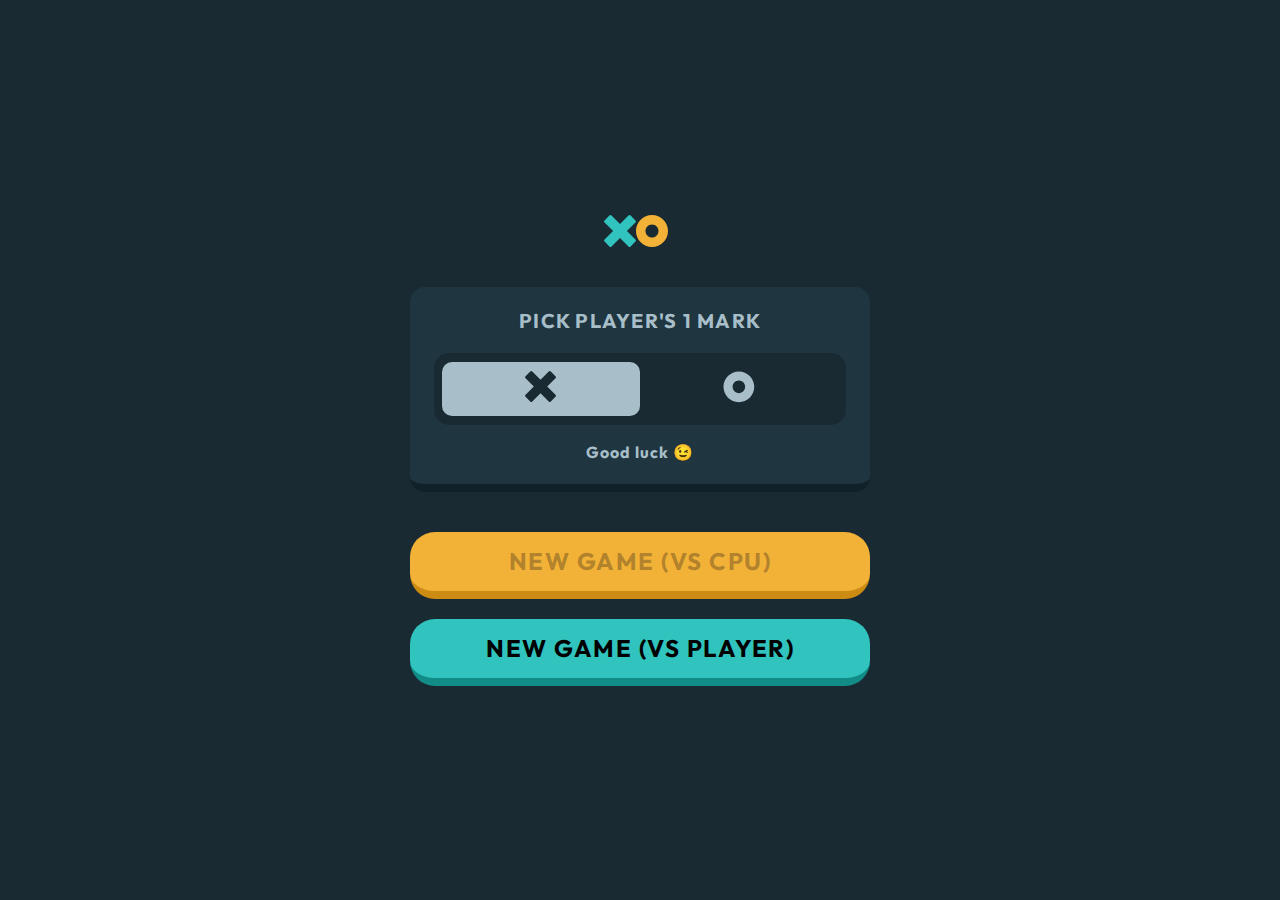
<file: index.html>
<!DOCTYPE html>
<html lang="en">
<head>
    <link rel="preconnect" href="https://fonts.googleapis.com">
    <link rel="preconnect" href="https://fonts.gstatic.com" crossorigin>
    <link href="https://fonts.googleapis.com/css2?family=Outfit:wght@100;200;300;400;500;600;700;800;900&display=swap"
          rel="stylesheet">

    <meta charset="UTF-8">
    <meta name="viewport" content="width=device-width, initial-scale=1.0">

    <link rel="icon" type="image/png" sizes="32x32" href="./assets/favicon-32x32.png">

    <title>Frontend Mentor | Tic Tac Toe</title>
    <link rel="stylesheet" href="style.css">

</head>
<body>
<!-- New game menu start -->
<div class="menu">
    <div class="XnO">
        <svg viewBox="0 0 64 64" xmlns="http://www.w3.org/2000/svg">
            <path d="M15.002 1.147 32 18.145 48.998 1.147a3 3 0 0 1 4.243 0l9.612 9.612a3 3 0 0 1 0 4.243L45.855 32l16.998 16.998a3 3 0 0 1 0 4.243l-9.612 9.612a3 3 0 0 1-4.243 0L32 45.855 15.002 62.853a3 3 0 0 1-4.243 0L1.147 53.24a3 3 0 0 1 0-4.243L18.145 32 1.147 15.002a3 3 0 0 1 0-4.243l9.612-9.612a3 3 0 0 1 4.243 0Z"
                  fill="#31C3BD" fill-rule="evenodd"/>
        </svg>

        <svg viewBox="0 0 64 64" xmlns="http://www.w3.org/2000/svg">
            <path d="M32 0c17.673 0 32 14.327 32 32 0 17.673-14.327 32-32 32C14.327 64 0 49.673 0 32 0 14.327 14.327 0 32 0Zm0 18.963c-7.2 0-13.037 5.837-13.037 13.037 0 7.2 5.837 13.037 13.037 13.037 7.2 0 13.037-5.837 13.037-13.037 0-7.2-5.837-13.037-13.037-13.037Z"
                  fill="#F2B137"/>
        </svg>
    </div>

    <div class="player-mark">
        <h3>PICK PLAYER'S 1 MARK</h3>
        <div class="player-mark-btn">
            <button id="X">
                <svg width="32" height="32" viewBox="0 0 66 66" xmlns="http://www.w3.org/2000/svg">
                    <path d="M15.002 1.147 32 18.145 48.998 1.147a3 3 0 0 1 4.243 0l9.612 9.612a3 3 0 0 1 0 4.243L45.855 32l16.998 16.998a3 3 0 0 1 0 4.243l-9.612 9.612a3 3 0 0 1-4.243 0L32 45.855 15.002 62.853a3 3 0 0 1-4.243 0L1.147 53.24a3 3 0 0 1 0-4.243L18.145 32 1.147 15.002a3 3 0 0 1 0-4.243l9.612-9.612a3 3 0 0 1 4.243 0Z"
                          fill="#1A2A33" fill-rule="evenodd"/>
                </svg>
            </button>
            <button id="O">
                <svg width="31.74" height="31.74" viewBox="0 0 66 66" xmlns="http://www.w3.org/2000/svg">
                    <path d="M33 1c17.673 0 32 14.327 32 32 0 17.673-14.327 32-32 32C15.327 65 1 50.673 1 33 1 15.327 15.327 1 33 1Zm0 18.963c-7.2 0-13.037 5.837-13.037 13.037 0 7.2 5.837 13.037 13.037 13.037 7.2 0 13.037-5.837 13.037-13.037 0-7.2-5.837-13.037-13.037-13.037Z"
                          stroke="none" stroke-width="2" fill="#A8BFC9"/>
                </svg>
            </button>
        </div>
        <h5>Good luck &#128521;</h5>
    </div>

    <div class="new-game-btn">
        <button id="CPU">NEW GAME (VS CPU)</button>
        <br>
        <button id="Player">NEW GAME (VS PLAYER)</button>
    </div>
</div>

<div class="gameContainer">
    <div id="header">
        <div id="logo">
            <svg height="32" width="32" viewBox="0 0 64 64" xmlns="http://www.w3.org/2000/svg">
                <path d="M15.002 1.147 32 18.145 48.998 1.147a3 3 0 0 1 4.243 0l9.612 9.612a3 3 0 0 1 0 4.243L45.855 32l16.998 16.998a3 3 0 0 1 0 4.243l-9.612 9.612a3 3 0 0 1-4.243 0L32 45.855 15.002 62.853a3 3 0 0 1-4.243 0L1.147 53.24a3 3 0 0 1 0-4.243L18.145 32 1.147 15.002a3 3 0 0 1 0-4.243l9.612-9.612a3 3 0 0 1 4.243 0Z"
                      fill="#31C3BD" fill-rule="evenodd"/>
            </svg>

            <svg height="31.74" width="31.74" viewBox="0 0 64 64" xmlns="http://www.w3.org/2000/svg">
                <path d="M32 0c17.673 0 32 14.327 32 32 0 17.673-14.327 32-32 32C14.327 64 0 49.673 0 32 0 14.327 14.327 0 32 0Zm0 18.963c-7.2 0-13.037 5.837-13.037 13.037 0 7.2 5.837 13.037 13.037 13.037 7.2 0 13.037-5.837 13.037-13.037 0-7.2-5.837-13.037-13.037-13.037Z"
                      fill="#F2B137"/>
            </svg>
        </div>

        <div id="playerTurn">
            <svg width="20" height="20" viewBox="0 0 66 66" xmlns="http://www.w3.org/2000/svg">
                <path d="M15.002 1.147 32 18.145 48.998 1.147a3 3 0 0 1 4.243 0l9.612 9.612a3 3 0 0 1 0 4.243L45.855 32l16.998 16.998a3 3 0 0 1 0 4.243l-9.612 9.612a3 3 0 0 1-4.243 0L32 45.855 15.002 62.853a3 3 0 0 1-4.243 0L1.147 53.24a3 3 0 0 1 0-4.243L18.145 32 1.147 15.002a3 3 0 0 1 0-4.243l9.612-9.612a3 3 0 0 1 4.243 0Z"
                      fill="#A8BFC9" fill-rule="evenodd"/>
            </svg>
            <h6>TURN</h6>
        </div>
        <button id="restart">
            <svg width="20" height="20" xmlns="http://www.w3.org/2000/svg">
                <path d="M19.524 0h-1.88a.476.476 0 0 0-.476.499l.159 3.284A9.81 9.81 0 0 0 9.835.317C4.415.317-.004 4.743 0 10.167.004 15.597 4.406 20 9.835 20a9.796 9.796 0 0 0 6.59-2.536.476.476 0 0 0 .019-.692l-1.348-1.349a.476.476 0 0 0-.65-.022 6.976 6.976 0 0 1-9.85-.63 6.987 6.987 0 0 1 .63-9.857 6.976 6.976 0 0 1 10.403 1.348l-4.027-.193a.476.476 0 0 0-.498.476v1.881c0 .263.213.476.476.476h7.944A.476.476 0 0 0 20 8.426V.476A.476.476 0 0 0 19.524 0Z"
                      fill="#1F3641"/>
            </svg>
        </button>

    </div>
    <div id="gameBoard">
        <button id="1_1"></button>
        <button id="1_2"></button>
        <button id="1_3"></button>

        <button id="2_1"></button>
        <button id="2_2"></button>
        <button id="2_3"></button>

        <button id="3_1"></button>
        <button id="3_2"></button>
        <button id="3_3"></button>
    </div>
    <div id="tableScore">
        <div class="score" id="scoreBox1">
            <h6>X-WIN</h6>
            <h5></h5>
        </div>
        <div class="score" id="scoreBox2">
            <h6>Draw</h6>
            <h5></h5>
        </div>
        <div class="score" id="scoreBox3">
            <h6>O-WIN</h6>
            <h5></h5>
        </div>


    </div>
</div>

<dialog id="modal">
    <div id="modal-content">
        <p>Player X WINS!</p>
        <div class="winner-container">
            <svg width="64" height="64" xmlns="http://www.w3.org/2000/svg">
                <path d="M15.002 1.147 32 18.145 48.998 1.147a3 3 0 0 1 4.243 0l9.612 9.612a3 3 0 0 1 0 4.243L45.855 32l16.998 16.998a3 3 0 0 1 0 4.243l-9.612 9.612a3 3 0 0 1-4.243 0L32 45.855 15.002 62.853a3 3 0 0 1-4.243 0L1.147 53.24a3 3 0 0 1 0-4.243L18.145 32 1.147 15.002a3 3 0 0 1 0-4.243l9.612-9.612a3 3 0 0 1 4.243 0Z"
                      fill="#31C3BD" fill-rule="evenodd"/>
            </svg>
            <h2>TAKES THE ROUND</h2>
        </div>
        <div id="dial-btns">
            <button id="quit-btn">QUIT</button>
            <button id="next-round">NEXT ROUND</button>
        </div>
    </div>

</dialog>


<script src="script.js"></script>
</body>
</html>
</file>
<file: style.css>
* {
    margin: 0;
    padding: 0;
    box-sizing: border-box;
    overflow: hidden;
}

:root {
    --lightB: #31c3bd;
}


body {
    margin: 0;
    background-color: #1A2A33;
    display: flex;
    justify-content: center;
    align-items: center;
    height: 100vh;
    font-family: 'Outfit', sans-serif;
    overflow: hidden;
}

.menu {
    height: 471px;
    width: 460px;
    display: flex;
    flex-direction: column;
    align-content: center;
    align-items: center;
}

.player-mark {
    margin: 0;
    height: 205px;
    width: 460px;
    background-color: #1F3641;
    border-radius: 15px;
    margin-top: 40px;
    margin-bottom: 40px;
    display: flex;
    flex-direction: column;
    justify-content: center;
    align-items: center;
    border-bottom: #10212A solid 8px;
}

.player-mark-btn {
    background-color: #1A2A33;
    height: 72px;
    width: 412px;
    border-radius: 15px;
    display: flex;
    justify-content: center;
    align-items: center;
}

#X {
    cursor: pointer;
    padding: 0;
    height: 54px;
    width: 198px;
    border-radius: 10px;
    font: inherit;
    background-color: #A8BFC9;
    border: none;
}

#O {
    cursor: pointer;
    padding: 0;
    height: 54px;
    width: 198px;
    border-radius: 10px;
    font: inherit;
    background-color: #1A2A33;
    border: none;
}

h3, h5 {
    color: #A8BFC9;
    font-family: 'Outfit', sans-serif;
}

h3 {
    font-size: 20px;
    padding-bottom: 20px;
    margin: 0;
    letter-spacing: 1.25px;
}

h5 {
    font-size: 16px;
    padding-bottom: 0;
    padding-top: 17px;
    margin: 0;
    letter-spacing: 1px;
}

#CPU, #Player {
    font: inherit;
    font-size: 24px;
    border: none;
    padding: 0;
    cursor: pointer;
    width: 460px;
    height: 67px;
    border-radius: 25px;
    font-weight: bold;
    letter-spacing: 1.5px;
}

#CPU {
    background-color: #F2B137;
    border-bottom: #CC8B13 solid 8px;
}

#Player {
    background-color: #31c3bd;
    margin-top: 20px;
    border-bottom: #118c87 solid 8px;
}


.XnO {
    display: flex;
    width: 71.97px;
    height: 32px;
}

/*-------GAME CONTAINER--------*/
.gameContainer {
    display: none;
    flex-direction: column;
    width: 28.75rem;
    height: 38.938rem
}

#header {
    width: 28.75rem;
    height: 3.25rem;
    /*display: flex;
    justify-content: space-between;
    align-items: center;
    align-content: flex-start;*/
    display: grid;
    grid-template-columns: 1fr 1fr 1fr;
    gap: 5rem;
}

#logo {
    width: 4.498rem;
    height: 2rem;
    align-self: center;
}

#header button {
    width: 3.25rem;
    height: 3.25rem;
    border-radius: 0.625rem;
    border: none;
    justify-self: end;
}

#playerTurn {
    width: 8.75rem;
    height: 3.25rem;
    background-color: #1F3641;
    border-bottom: 0.25rem solid #10212A;
    border-radius: 0.625rem;
    display: flex;
    align-items: center;
    align-content: center;
    justify-content: center;
    font-family: 'Outfit', sans-serif;
}

#playerTurn h6 {
    font-size: 1.25rem;
    color: #A8BFC9;
    padding-left: 0.5rem;
}

#gameBoard {
    margin-top: 1.118rem;
    margin-bottom: 1.118rem;
    width: 28.75rem;
    height: 28.813rem;
    display: grid;
    grid-template-columns: 1fr 1fr 1fr;
    grid-template-rows: 1fr 1fr 1fr;
    gap: 1.25rem;
}


#gameBoard button {
    height: 8.75rem;
    width: 8.75rem;
    border-radius: 0.93rem;
    cursor: pointer;
    border: none;
    background-color: #1F3641;
    border-bottom: solid 8px #10212A;
}

#restart {
    display: flex;
    justify-content: center;
    align-items: center;
    cursor: pointer;
}

#tableScore {
    width: 28.68rem;
    height: 4.5rem;
    display: grid;
    grid-template-columns: 1fr 1fr 1fr;
    gap: 1rem
}

#tableScore .score {
    border-radius: 0.938rem;
    width: 8.75rem;
    height: 4.5rem;
    display: flex;
    flex-direction: column;
    justify-content: center;
    align-content: center;
    align-items: center;
}


#tableScore h6 {
    font-family: 'Outfit', sans-serif;
    font-size: 0.8rem;
    color: #10212A;
    width: 56px;
    height: 18px;
    display: flex;
    flex-direction: column;
    justify-content: center;
    align-content: center;
    align-items: center;
}

#tableScore h5 {
    font-family: 'Outfit', sans-serif;
    font-size: 1.5rem;
    color: #10212A;
    width: 26px;
    height: 1.8rem;
    display: flex;
    flex-direction: column;
    justify-content: center;
    align-content: center;
    align-items: center;
    padding-top: 5px;
}


#tableScore #scoreBox1 {
    background-color: #31c3bd;
}

#tableScore #scoreBox2 {
    background-color: #A8BFC9;
}

#tableScore #scoreBox3 {
    background-color: #F2B137;
}


#gameBoard .winning-pattern {
    background-color: #31c3bd;

}

#gameBoard .winning-pattern2 {
    background-color: #F2B137;
}


dialog::backdrop {
    background: rgba(0, 0, 0, 0.6);
}

dialog {
    display: none;
    left: 50%;
    top: 50%;
    transform: translateX(-50%) translateY(-50%);

    /*display: inline-block;*/
    /*vertical-align: middle;*/
    height: 16.513rem;
    width: 100vw;
    border: none;
    justify-content: center;
    align-items: center;
    background-color: #1F3641;
}

#modal-content {
    display: flex;
    flex-direction: column;
    justify-content: center;
    align-items: center;
    width: 30.688rem;
    height: 11rem;
}

.winner-container {
    display: flex;
    flex-direction: row;
    justify-content: center;
    align-items: center;
    margin-top: 16px;
    margin-bottom: 24px;
}

#modal-content h2 {
    font-family: 'Outfit', sans-serif;
    width: 25.063rem;
    height: 3.125rem;
    font-size: 2.5rem;
    font-weight: bold;
    margin-left: 0.8rem;
    color: #31c3bd;
}

#modal-content p {
    font-family: 'Outfit', sans-serif;
    color: #A8BFC9;
}

#dial-btns {
    width: 14.875rem;
    height: 3.25rem;
    display: flex;
    align-items: center;
    justify-content: space-around;

}

#quit-btn {
    font-family: 'Outfit', sans-serif;
    background-color: #A8BFC9;
    border: none;
    border-bottom: solid 4px #6b8997;
    border-radius: 0.625rem;
    width: 4.75rem;
    height: 3.25rem;
    cursor: pointer;
}

#next-round {
    font-family: 'Outfit', sans-serif;
    background-color: #F2B137;
    border: none;
    border-bottom: solid 4px #cc8b13;
    border-radius: 0.625rem;
    width: 9.125rem;
    height: 3.25rem;
    cursor: pointer;
}


/*@-webkit-keyframes modal-dialog-animation {*/
/*    from{*/
/*        top: -100px;*/
/*        opacity: 0;*/
/*    }*/

/*    to{*/
/*        top: 0px;*/
/*        opacity: 1;*/
/*    }*/
/*}*/

/*@keyframes modal-dialog-animation {*/
/*    from{*/
/*        top: -100px;*/
/*        opacity: 0;*/
/*    }*/

/*    to{*/
/*        top: 0px;*/
/*        opacity: 1;*/
/*    }*/
/*}*/

/* JS TO ADD */
</file>
